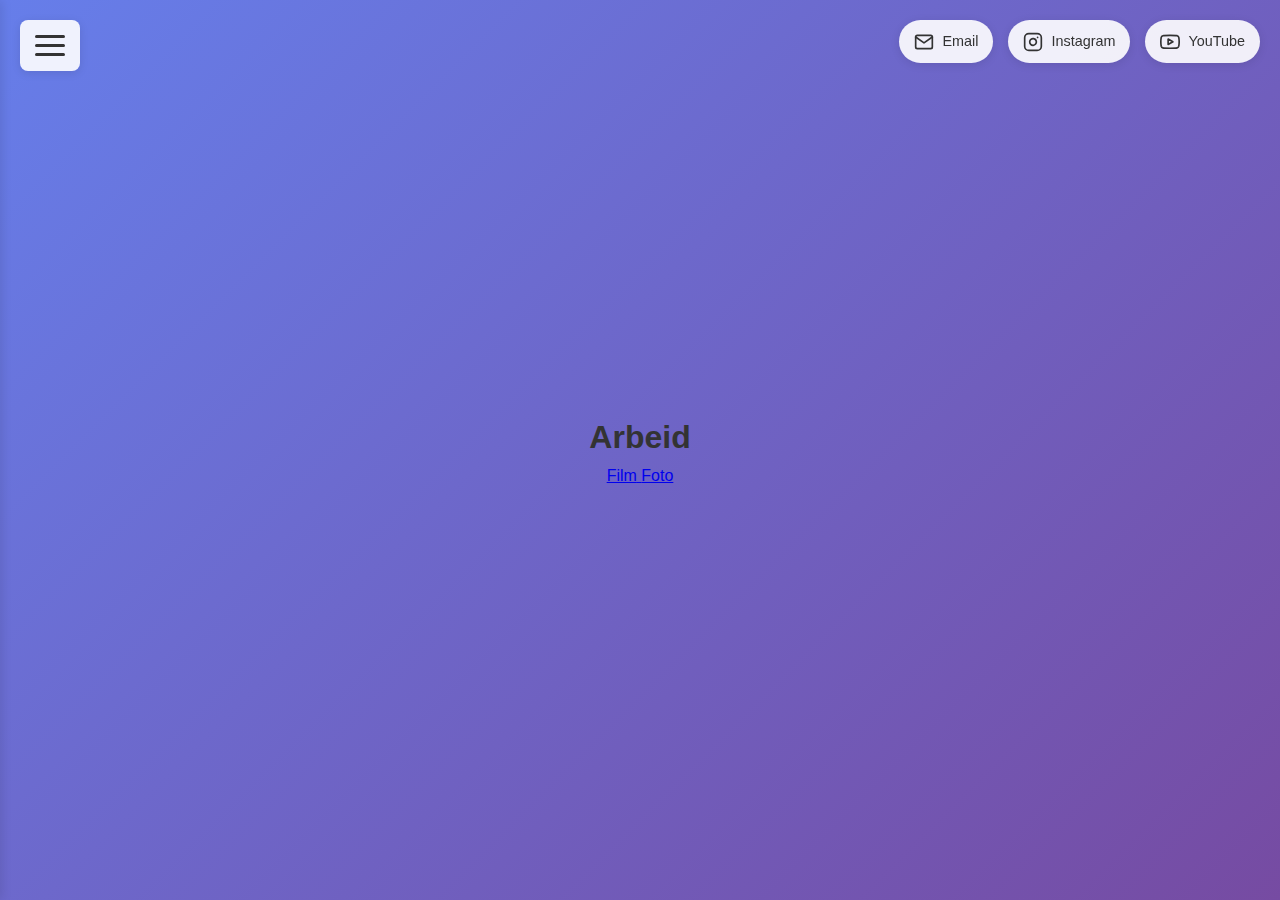
<file: index.html>
<!DOCTYPE html>
<html lang="no">
<head>
    <meta charset="UTF-8">
    <meta name="viewport" content="width=device-width, initial-scale=1.0">
    <title>ShotByEdvin | Konsert, Portrett, Event & Reklamefotograf i Oslo</title>
    <meta name="description" content="Edvin Fjørtoft Pettersen er en erfaren fotograf basert i Oslo, Norge, med spesialisering i reklame, konsertfotografering og kunstnerbranding.">
    <link rel="preconnect" href="https://fonts.googleapis.com">
    <link rel="preconnect" href="https://fonts.gstatic.com" crossorigin>
    <link href="https://fonts.googleapis.com/css2?family=Poppins:wght@300;400;500;700&display=swap" rel="stylesheet">
    <link rel="stylesheet" href="styles.css">
</head>
<body>
    <!-- Hamburger Menu -->
    <div class="hamburger-menu">
        <button class="hamburger" id="hamburger" aria-label="Toggle navigation menu">
            <span></span>
            <span></span>
            <span></span>
        </button>
    </div>

    <!-- Navigation Menu -->
    <nav class="nav-menu" id="navMenu">
        <ul>
            <li><a href="projects.html">Prosjekter</a></li>
            <li><a href="about.html">Om meg</a></li>
        </ul>
    </nav>

    <!-- Social Media Links -->
    <div class="social-links">
        <a href="mailto:edvin2303@gmail.com" class="social-link" aria-label="Email">
            <svg xmlns="http://www.w3.org/2000/svg" width="24" height="24" viewBox="0 0 24 24" fill="none" stroke="currentColor" stroke-width="2" stroke-linecap="round" stroke-linejoin="round">
                <path d="M4 4h16c1.1 0 2 .9 2 2v12c0 1.1-.9 2-2 2H4c-1.1 0-2-.9-2-2V6c0-1.1.9-2 2-2z"></path>
                <polyline points="22,6 12,13 2,6"></polyline>
            </svg>
            Email
        </a>
        <a href="https://www.instagram.com/shotbyedvin/" target="_blank" rel="noopener" class="social-link" aria-label="Instagram">
            <svg xmlns="http://www.w3.org/2000/svg" width="24" height="24" viewBox="0 0 24 24" fill="none" stroke="currentColor" stroke-width="2" stroke-linecap="round" stroke-linejoin="round">
                <rect x="2" y="2" width="20" height="20" rx="5" ry="5"></rect>
                <path d="M16 11.37A4 4 0 1 1 12.63 8 4 4 0 0 1 16 11.37z"></path>
                <line x1="17.5" y1="6.5" x2="17.51" y2="6.5"></line>
            </svg>
            Instagram
        </a>
        <a href="https://www.youtube.com/channel/UCLRyDGH8UnAt04OgeOhROgA" target="_blank" rel="noopener" class="social-link" aria-label="YouTube">
            <svg xmlns="http://www.w3.org/2000/svg" width="24" height="24" viewBox="0 0 24 24" fill="none" stroke="currentColor" stroke-width="2" stroke-linecap="round" stroke-linejoin="round">
                <path d="M22.54 6.42a2.78 2.78 0 0 0-1.94-2C18.88 4 12 4 12 4s-6.88 0-8.6.46a2.78 2.78 0 0 0-1.94 2A29 29 0 0 0 1 11.75a29 29 0 0 0 .46 5.33A2.78 2.78 0 0 0 3.4 19c1.72.46 8.6.46 8.6.46s6.88 0 8.6-.46a2.78 2.78 0 0 0 1.94-2 29 29 0 0 0 .46-5.25 29 29 0 0 0-.46-5.33z"></path>
                <polygon points="9.75 15.02 15.5 11.75 9.75 8.48 9.75 15.02"></polygon>
            </svg>
            YouTube
        </a>
    </div>

    <!-- Main Content -->
    <main class="hero">
        <div class="portfolio-hover">
            <h1 class="portfolio-title">Arbeid</h1>
            <div class="portfolio-items">
                <a href="projects.html?category=film" class="portfolio-item">
                    <span>Film</span>
                </a>
                <a href="projects.html?category=foto" class="portfolio-item">
                    <span>Foto</span>
                </a>
            </div>
        </div>
    </main>

    <script src="script.js"></script>
</body>
</html>
</file>
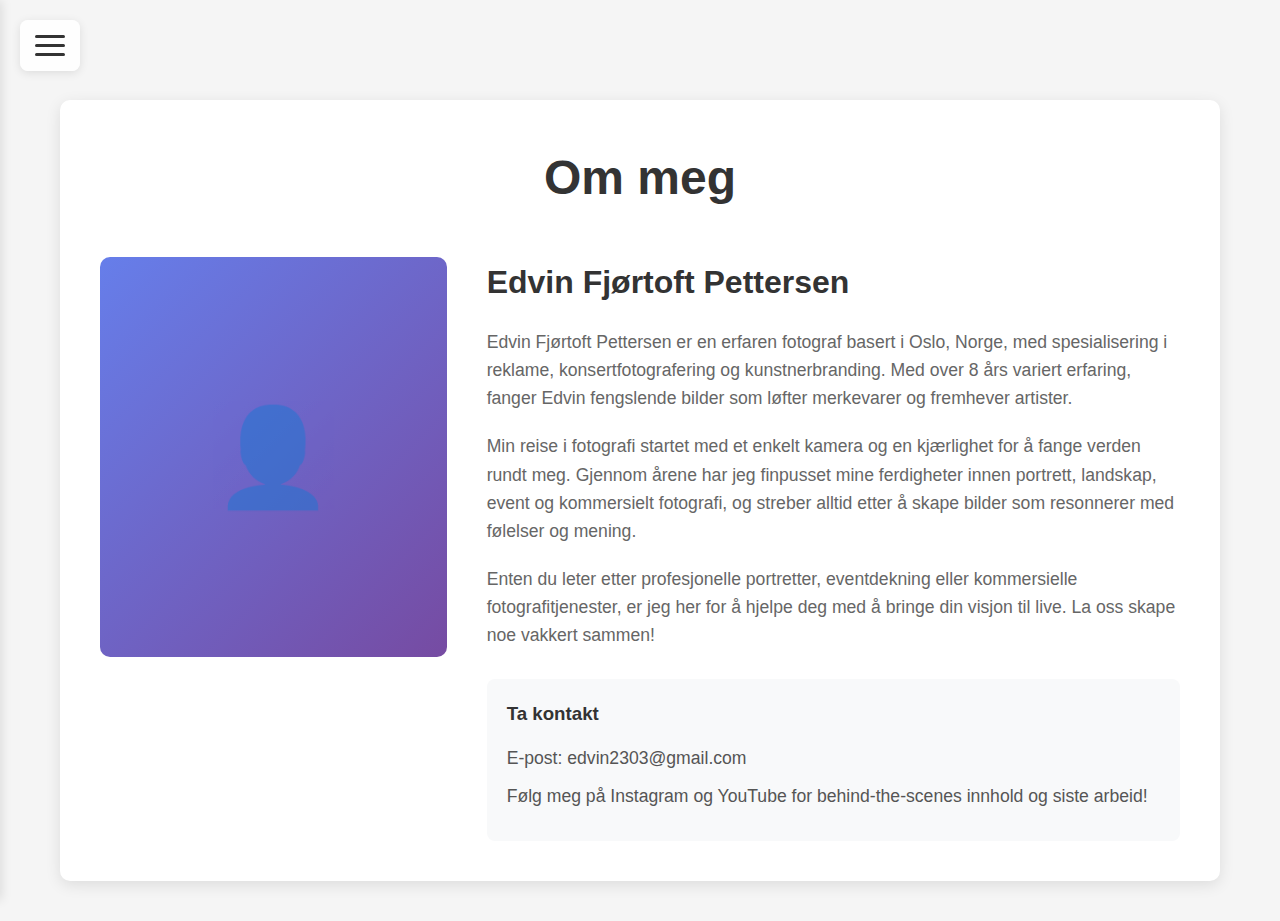
<file: about.html>
<!DOCTYPE html>
<html lang="no">
<head>
    <meta charset="UTF-8">
    <meta name="viewport" content="width=device-width, initial-scale=1.0">
    <title>Om meg - ShotByEdvin</title>
    <link rel="preconnect" href="https://fonts.googleapis.com">
    <link rel="preconnect" href="https://fonts.gstatic.com" crossorigin>
    <link href="https://fonts.googleapis.com/css2?family=Poppins:wght@300;400;500;700&display=swap" rel="stylesheet">
    <link rel="stylesheet" href="styles.css">
</head>
<body>
    <!-- Hamburger Menu -->
    <div class="hamburger-menu">
        <button class="hamburger" id="hamburger" aria-label="Toggle navigation menu">
            <span></span>
            <span></span>
            <span></span>
        </button>
    </div>

    <!-- Navigation Menu -->
    <nav class="nav-menu" id="navMenu">
        <ul>
            <li><a href="index.html">Hjem</a></li>
            <li><a href="projects.html">Prosjekter</a></li>
        </ul>
    </nav>

    <!-- Main Content -->
    <main class="page-content">
        <div class="about-container">
            <h1>Om meg</h1>
            <div class="about-content">
                <!-- Profile Image Placeholder - Replace with your actual photo -->
                <div class="about-image">
                    <!-- Uncomment and update the img tag below with your profile photo -->
                    <!-- <img src="images/about/profile-edvin.jpg" alt="Edvin Fjørtoft Pettersen - Fotograf"> -->
                </div>
                <div class="about-text">
                    <h2>Edvin Fjørtoft Pettersen</h2>
                    <p>
                        Edvin Fjørtoft Pettersen er en erfaren fotograf basert i Oslo, Norge, 
                        med spesialisering i reklame, konsertfotografering og kunstnerbranding. 
                        Med over 8 års variert erfaring, fanger Edvin fengslende bilder som løfter 
                        merkevarer og fremhever artister.
                    </p>
                    <p>
                        Min reise i fotografi startet med et enkelt kamera og en kjærlighet for å 
                        fange verden rundt meg. Gjennom årene har jeg finpusset mine ferdigheter 
                        innen portrett, landskap, event og kommersielt fotografi, og streber alltid 
                        etter å skape bilder som resonnerer med følelser og mening.
                    </p>
                    <p>
                        Enten du leter etter profesjonelle portretter, eventdekning eller 
                        kommersielle fotografitjenester, er jeg her for å hjelpe deg med å bringe 
                        din visjon til live. La oss skape noe vakkert sammen!
                    </p>
                    <div class="contact-info">
                        <h3>Ta kontakt</h3>
                        <p>E-post: edvin2303@gmail.com</p>
                        <p>Følg meg på Instagram og YouTube for behind-the-scenes innhold og siste arbeid!</p>
                    </div>
                </div>
            </div>
        </div>
    </main>

    <script src="script.js"></script>
</body>
</html>
</file>
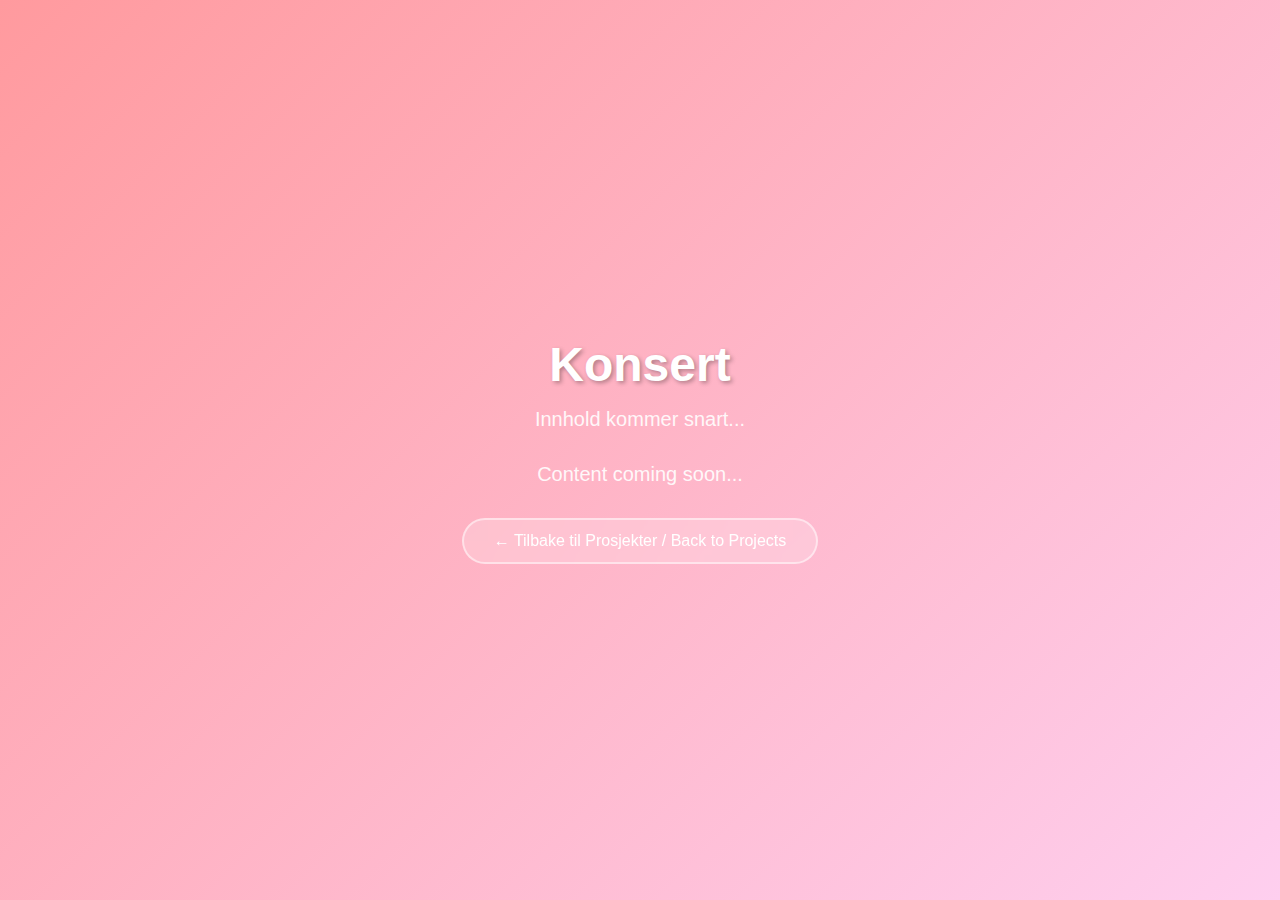
<file: konsert.html>
<!DOCTYPE html>
<html lang="no">
<head>
    <meta charset="UTF-8">
    <meta name="viewport" content="width=device-width, initial-scale=1.0">
    <title>Konsert - ShotByEdvin</title>
    <style>
        * {
            margin: 0;
            padding: 0;
            box-sizing: border-box;
        }
        
        body {
            font-family: 'Poppins', -apple-system, BlinkMacSystemFont, 'Segoe UI', Roboto, Oxygen, Ubuntu, Cantarell, sans-serif;
            background: linear-gradient(135deg, #ff9a9e 0%, #fecfef 100%);
            min-height: 100vh;
            display: flex;
            flex-direction: column;
            justify-content: center;
            align-items: center;
            color: #ffffff;
            padding: 20px;
        }
        
        .container {
            text-align: center;
            max-width: 600px;
            animation: fadeIn 1s ease-in;
        }
        
        @keyframes fadeIn {
            from {
                opacity: 0;
                transform: translateY(20px);
            }
            to {
                opacity: 1;
                transform: translateY(0);
            }
        }
        
        h1 {
            font-size: 3rem;
            font-weight: 700;
            margin-bottom: 1rem;
            text-shadow: 2px 2px 4px rgba(0,0,0,0.3);
        }
        
        p {
            font-size: 1.25rem;
            margin-bottom: 2rem;
            opacity: 0.9;
        }
        
        .back-link {
            display: inline-block;
            padding: 12px 30px;
            background: rgba(255, 255, 255, 0.2);
            border: 2px solid rgba(255, 255, 255, 0.5);
            border-radius: 50px;
            color: #ffffff;
            text-decoration: none;
            font-weight: 500;
            transition: all 0.3s ease;
            backdrop-filter: blur(10px);
        }
        
        .back-link:hover {
            background: rgba(255, 255, 255, 0.3);
            border-color: rgba(255, 255, 255, 0.8);
            transform: translateY(-2px);
            box-shadow: 0 10px 20px rgba(0,0,0,0.2);
        }
        
        @media (max-width: 768px) {
            h1 {
                font-size: 2rem;
            }
            
            p {
                font-size: 1rem;
            }
        }
    </style>
</head>
<body>
    <div class="container">
        <h1>Konsert</h1>
        <p>Innhold kommer snart...</p>
        <p>Content coming soon...</p>
        <a href="/edvinTrialWebsite/prosjekter.html" class="back-link">← Tilbake til Prosjekter / Back to Projects</a>
    </div>
</body>
</html>
</file>
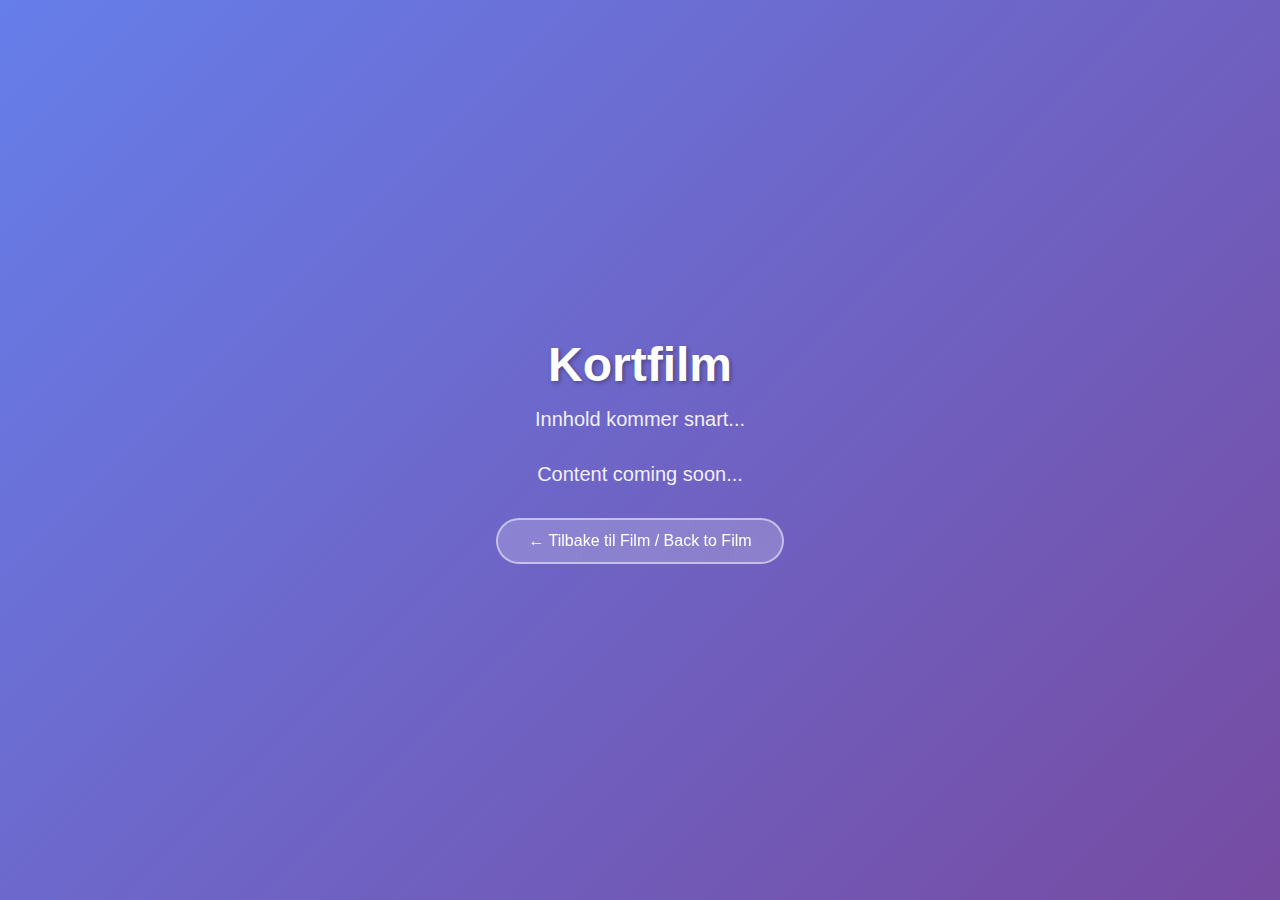
<file: kortfilm.html>
<!DOCTYPE html>
<html lang="no">
<head>
    <meta charset="UTF-8">
    <meta name="viewport" content="width=device-width, initial-scale=1.0">
    <title>Kortfilm - ShotByEdvin</title>
    <style>
        * {
            margin: 0;
            padding: 0;
            box-sizing: border-box;
        }
        
        body {
            font-family: 'Poppins', -apple-system, BlinkMacSystemFont, 'Segoe UI', Roboto, Oxygen, Ubuntu, Cantarell, sans-serif;
            background: linear-gradient(135deg, #667eea 0%, #764ba2 100%);
            min-height: 100vh;
            display: flex;
            flex-direction: column;
            justify-content: center;
            align-items: center;
            color: #ffffff;
            padding: 20px;
        }
        
        .container {
            text-align: center;
            max-width: 600px;
            animation: fadeIn 1s ease-in;
        }
        
        @keyframes fadeIn {
            from {
                opacity: 0;
                transform: translateY(20px);
            }
            to {
                opacity: 1;
                transform: translateY(0);
            }
        }
        
        h1 {
            font-size: 3rem;
            font-weight: 700;
            margin-bottom: 1rem;
            text-shadow: 2px 2px 4px rgba(0,0,0,0.3);
        }
        
        p {
            font-size: 1.25rem;
            margin-bottom: 2rem;
            opacity: 0.9;
        }
        
        .back-link {
            display: inline-block;
            padding: 12px 30px;
            background: rgba(255, 255, 255, 0.2);
            border: 2px solid rgba(255, 255, 255, 0.5);
            border-radius: 50px;
            color: #ffffff;
            text-decoration: none;
            font-weight: 500;
            transition: all 0.3s ease;
            backdrop-filter: blur(10px);
        }
        
        .back-link:hover {
            background: rgba(255, 255, 255, 0.3);
            border-color: rgba(255, 255, 255, 0.8);
            transform: translateY(-2px);
            box-shadow: 0 10px 20px rgba(0,0,0,0.2);
        }
        
        @media (max-width: 768px) {
            h1 {
                font-size: 2rem;
            }
            
            p {
                font-size: 1rem;
            }
        }
    </style>
</head>
<body>
    <div class="container">
        <h1>Kortfilm</h1>
        <p>Innhold kommer snart...</p>
        <p>Content coming soon...</p>
        <a href="film.html" class="back-link">← Tilbake til Film / Back to Film</a>
    </div>
</body>
</html>
</file>
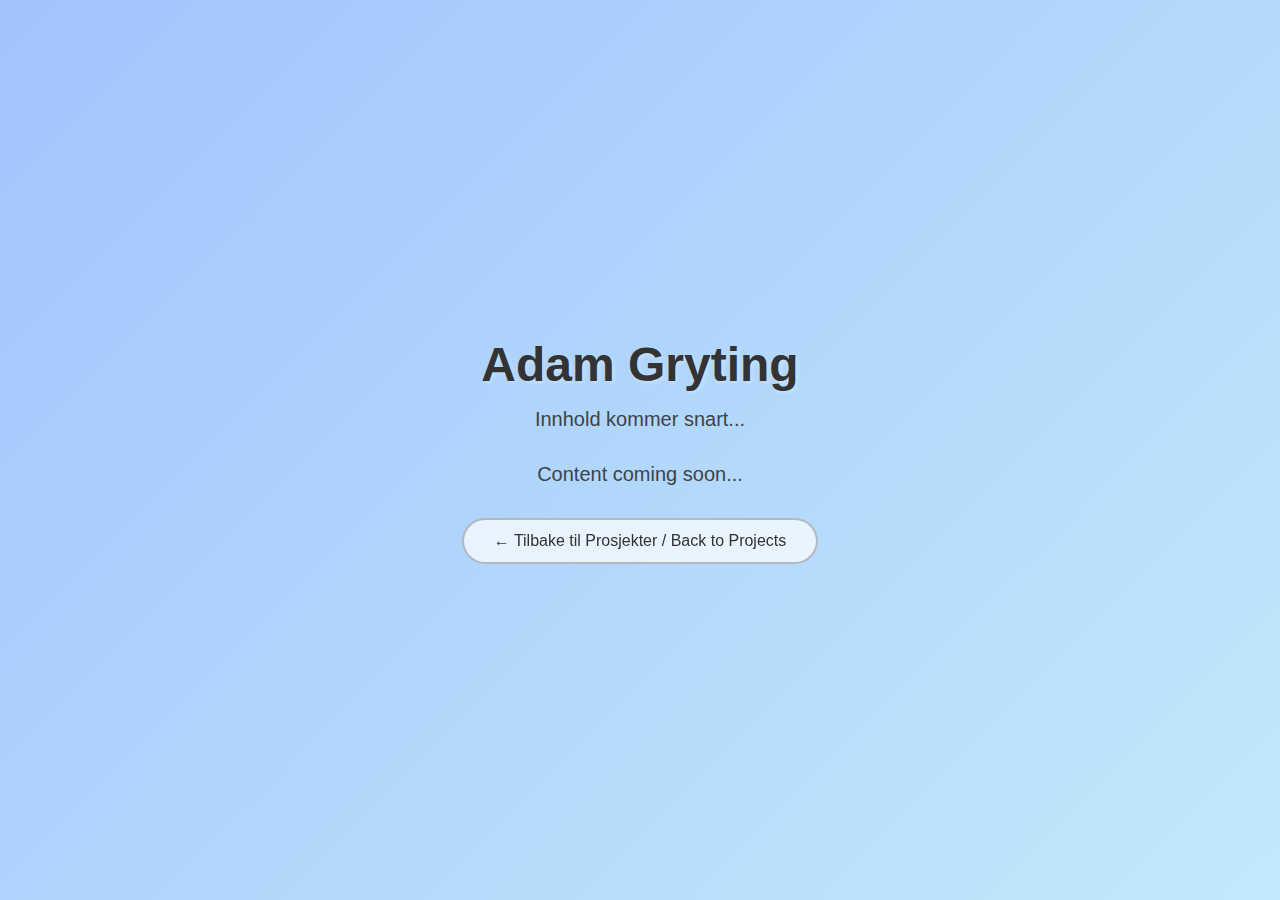
<file: lillecaesarpark.html>
<!DOCTYPE html>
<html lang="no">
<head>
    <meta charset="UTF-8">
    <meta name="viewport" content="width=device-width, initial-scale=1.0">
    <title>Adam Gryting - ShotByEdvin</title>
    <style>
        * {
            margin: 0;
            padding: 0;
            box-sizing: border-box;
        }
        
        body {
            font-family: 'Poppins', -apple-system, BlinkMacSystemFont, 'Segoe UI', Roboto, Oxygen, Ubuntu, Cantarell, sans-serif;
            background: linear-gradient(135deg, #a1c4fd 0%, #c2e9fb 100%);
            min-height: 100vh;
            display: flex;
            flex-direction: column;
            justify-content: center;
            align-items: center;
            color: #333333;
            padding: 20px;
        }
        
        .container {
            text-align: center;
            max-width: 600px;
            animation: fadeIn 1s ease-in;
        }
        
        @keyframes fadeIn {
            from {
                opacity: 0;
                transform: translateY(20px);
            }
            to {
                opacity: 1;
                transform: translateY(0);
            }
        }
        
        h1 {
            font-size: 3rem;
            font-weight: 700;
            margin-bottom: 1rem;
            text-shadow: 2px 2px 4px rgba(255,255,255,0.3);
        }
        
        p {
            font-size: 1.25rem;
            margin-bottom: 2rem;
            opacity: 0.9;
        }
        
        .back-link {
            display: inline-block;
            padding: 12px 30px;
            background: rgba(255, 255, 255, 0.7);
            border: 2px solid rgba(51, 51, 51, 0.3);
            border-radius: 50px;
            color: #333333;
            text-decoration: none;
            font-weight: 500;
            transition: all 0.3s ease;
            backdrop-filter: blur(10px);
        }
        
        .back-link:hover {
            background: rgba(255, 255, 255, 0.9);
            border-color: rgba(51, 51, 51, 0.5);
            transform: translateY(-2px);
            box-shadow: 0 10px 20px rgba(0,0,0,0.1);
        }
        
        @media (max-width: 768px) {
            h1 {
                font-size: 2rem;
            }
            
            p {
                font-size: 1rem;
            }
        }
    </style>
</head>
<body>
    <div class="container">
        <h1>Adam Gryting</h1>
        <p>Innhold kommer snart...</p>
        <p>Content coming soon...</p>
        <a href="edvinTrialWebsite/prosjekter.html" class="back-link">← Tilbake til Prosjekter / Back to Projects</a>
    </div>
</body>
</html>
</file>
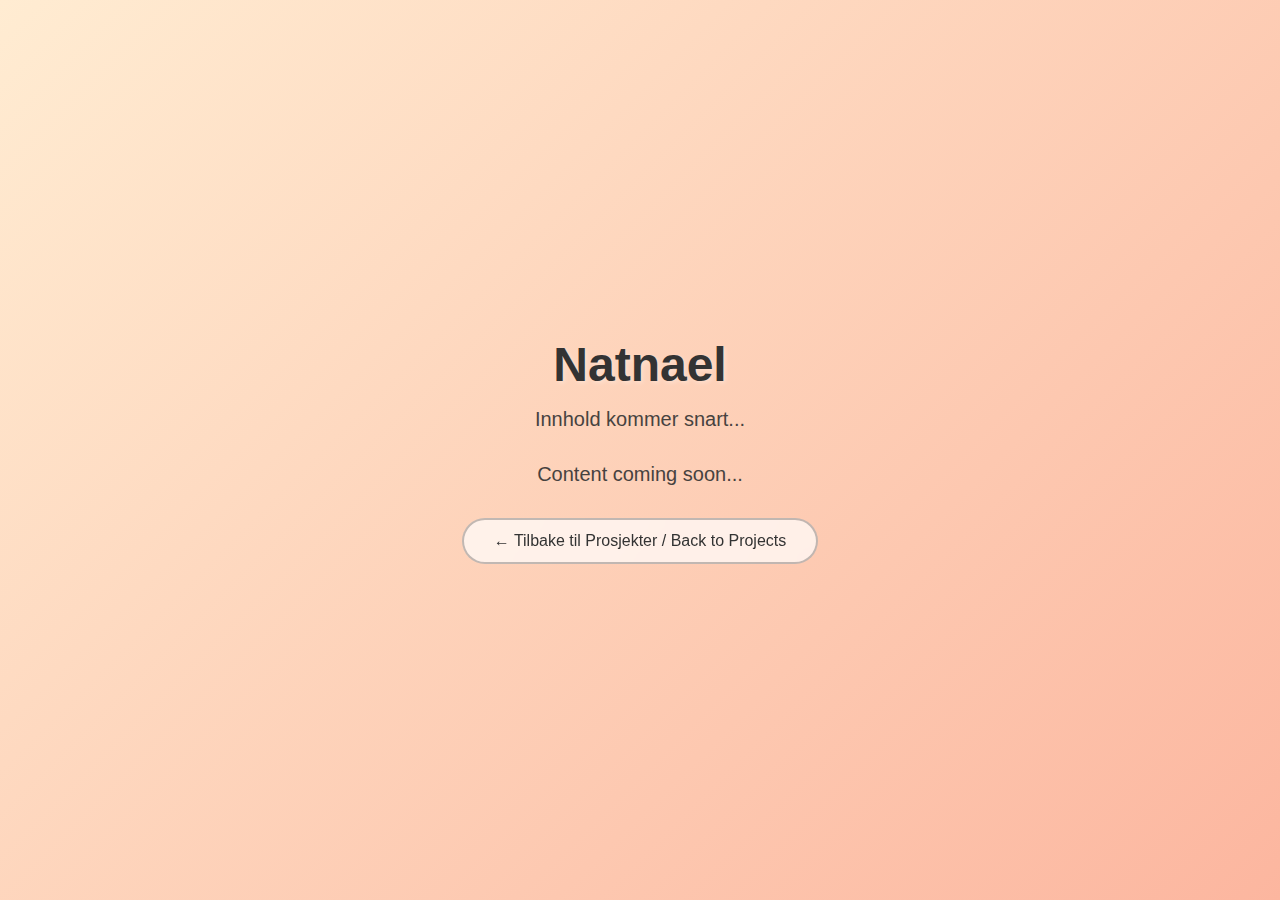
<file: natnaelpark.html>
<!DOCTYPE html>
<html lang="no">
<head>
    <meta charset="UTF-8">
    <meta name="viewport" content="width=device-width, initial-scale=1.0">
    <title>Natnael - ShotByEdvin</title>
    <style>
        * {
            margin: 0;
            padding: 0;
            box-sizing: border-box;
        }
        
        body {
            font-family: 'Poppins', -apple-system, BlinkMacSystemFont, 'Segoe UI', Roboto, Oxygen, Ubuntu, Cantarell, sans-serif;
            background: linear-gradient(135deg, #ffecd2 0%, #fcb69f 100%);
            min-height: 100vh;
            display: flex;
            flex-direction: column;
            justify-content: center;
            align-items: center;
            color: #333333;
            padding: 20px;
        }
        
        .container {
            text-align: center;
            max-width: 600px;
            animation: fadeIn 1s ease-in;
        }
        
        @keyframes fadeIn {
            from {
                opacity: 0;
                transform: translateY(20px);
            }
            to {
                opacity: 1;
                transform: translateY(0);
            }
        }
        
        h1 {
            font-size: 3rem;
            font-weight: 700;
            margin-bottom: 1rem;
            text-shadow: 2px 2px 4px rgba(255,255,255,0.3);
        }
        
        p {
            font-size: 1.25rem;
            margin-bottom: 2rem;
            opacity: 0.9;
        }
        
        .back-link {
            display: inline-block;
            padding: 12px 30px;
            background: rgba(255, 255, 255, 0.7);
            border: 2px solid rgba(51, 51, 51, 0.3);
            border-radius: 50px;
            color: #333333;
            text-decoration: none;
            font-weight: 500;
            transition: all 0.3s ease;
            backdrop-filter: blur(10px);
        }
        
        .back-link:hover {
            background: rgba(255, 255, 255, 0.9);
            border-color: rgba(51, 51, 51, 0.5);
            transform: translateY(-2px);
            box-shadow: 0 10px 20px rgba(0,0,0,0.1);
        }
        
        @media (max-width: 768px) {
            h1 {
                font-size: 2rem;
            }
            
            p {
                font-size: 1rem;
            }
        }
    </style>
</head>
<body>
    <div class="container">
        <h1>Natnael</h1>
        <p>Innhold kommer snart...</p>
        <p>Content coming soon...</p>
        <a href="prosjekter.html" class="back-link">← Tilbake til Prosjekter / Back to Projects</a>
    </div>
</body>
</html>
</file>
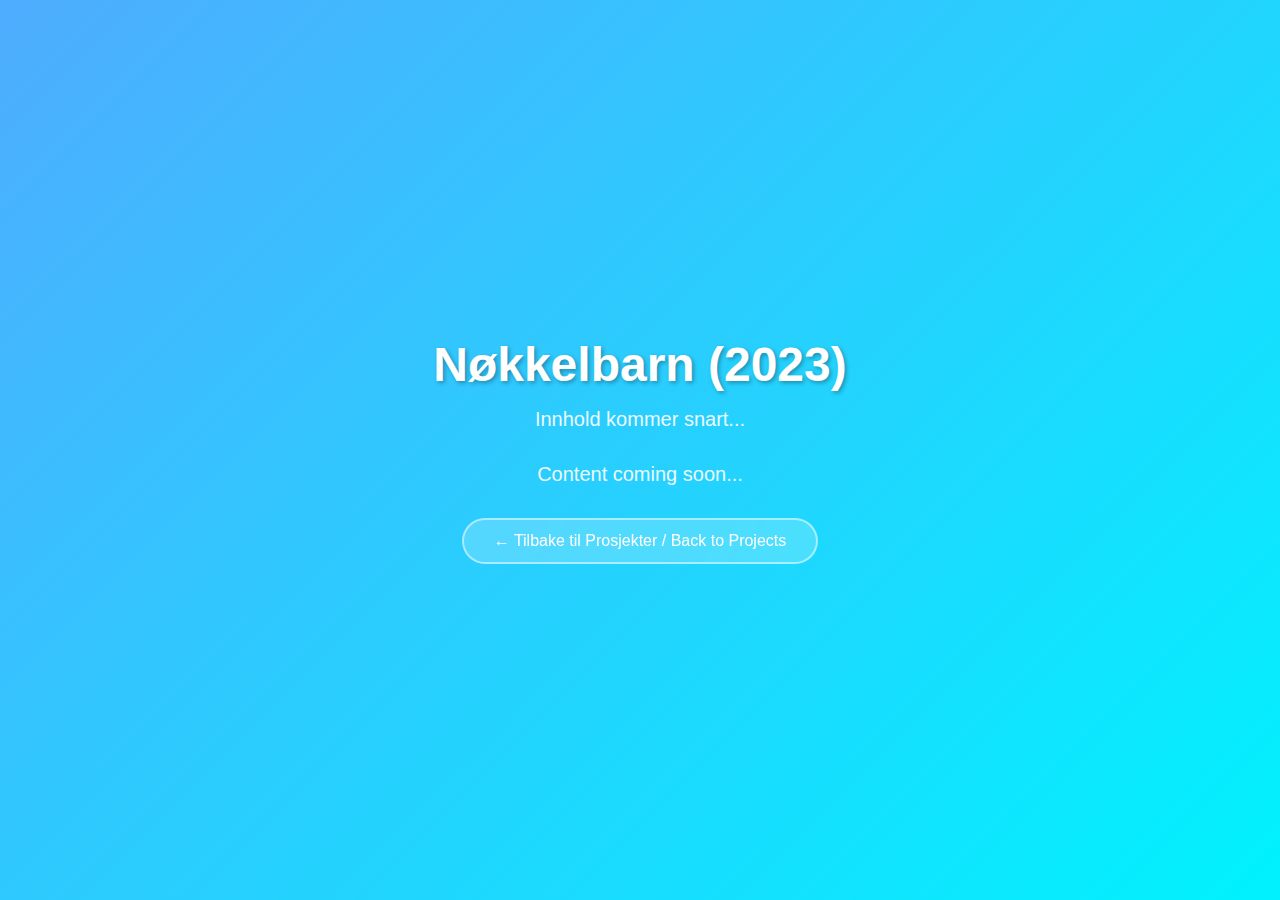
<file: nokkelbarn.html>
<!DOCTYPE html>
<html lang="no">
<head>
    <meta charset="UTF-8">
    <meta name="viewport" content="width=device-width, initial-scale=1.0">
    <title>Nøkkelbarn (2023) - ShotByEdvin</title>
    <style>
        * {
            margin: 0;
            padding: 0;
            box-sizing: border-box;
        }
        
        body {
            font-family: 'Poppins', -apple-system, BlinkMacSystemFont, 'Segoe UI', Roboto, Oxygen, Ubuntu, Cantarell, sans-serif;
            background: linear-gradient(135deg, #4facfe 0%, #00f2fe 100%);
            min-height: 100vh;
            display: flex;
            flex-direction: column;
            justify-content: center;
            align-items: center;
            color: #ffffff;
            padding: 20px;
        }
        
        .container {
            text-align: center;
            max-width: 600px;
            animation: fadeIn 1s ease-in;
        }
        
        @keyframes fadeIn {
            from {
                opacity: 0;
                transform: translateY(20px);
            }
            to {
                opacity: 1;
                transform: translateY(0);
            }
        }
        
        h1 {
            font-size: 3rem;
            font-weight: 700;
            margin-bottom: 1rem;
            text-shadow: 2px 2px 4px rgba(0,0,0,0.3);
        }
        
        p {
            font-size: 1.25rem;
            margin-bottom: 2rem;
            opacity: 0.9;
        }
        
        .back-link {
            display: inline-block;
            padding: 12px 30px;
            background: rgba(255, 255, 255, 0.2);
            border: 2px solid rgba(255, 255, 255, 0.5);
            border-radius: 50px;
            color: #ffffff;
            text-decoration: none;
            font-weight: 500;
            transition: all 0.3s ease;
            backdrop-filter: blur(10px);
        }
        
        .back-link:hover {
            background: rgba(255, 255, 255, 0.3);
            border-color: rgba(255, 255, 255, 0.8);
            transform: translateY(-2px);
            box-shadow: 0 10px 20px rgba(0,0,0,0.2);
        }
        
        @media (max-width: 768px) {
            h1 {
                font-size: 2rem;
            }
            
            p {
                font-size: 1rem;
            }
        }
    </style>
</head>
<body>
    <div class="container">
        <h1>Nøkkelbarn (2023)</h1>
        <p>Innhold kommer snart...</p>
        <p>Content coming soon...</p>
        <a href="prosjekter.html" class="back-link">← Tilbake til Prosjekter / Back to Projects</a>
    </div>
</body>
</html>
</file>
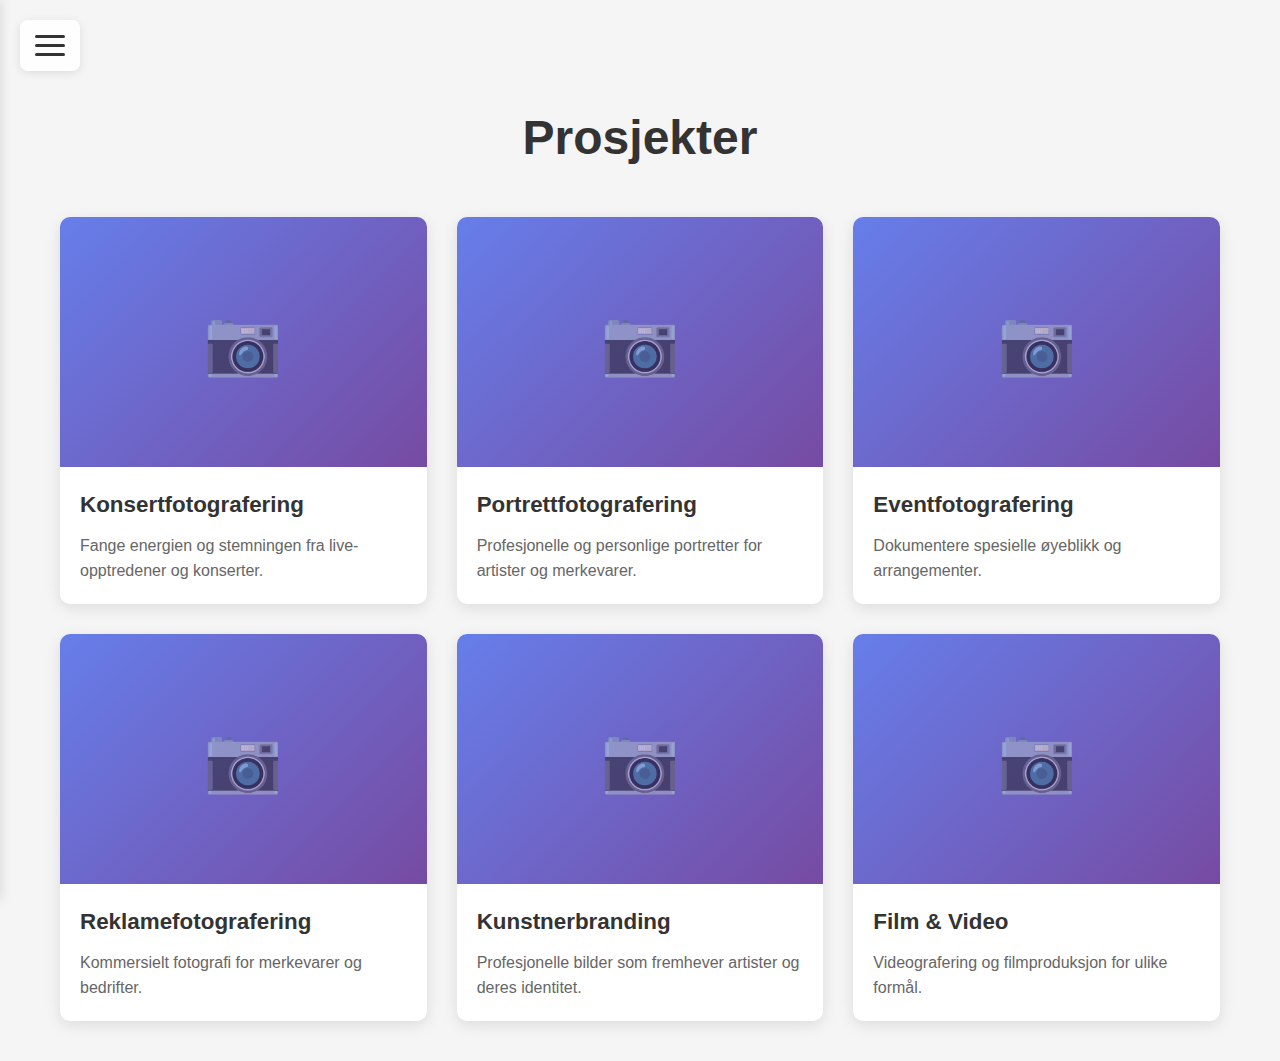
<file: projects.html>
<!DOCTYPE html>
<html lang="no">
<head>
    <meta charset="UTF-8">
    <meta name="viewport" content="width=device-width, initial-scale=1.0">
    <title>Prosjekter - ShotByEdvin</title>
    <link rel="preconnect" href="https://fonts.googleapis.com">
    <link rel="preconnect" href="https://fonts.gstatic.com" crossorigin>
    <link href="https://fonts.googleapis.com/css2?family=Poppins:wght@300;400;500;700&display=swap" rel="stylesheet">
    <link rel="stylesheet" href="styles.css">
</head>
<body>
    <!-- Hamburger Menu -->
    <div class="hamburger-menu">
        <button class="hamburger" id="hamburger" aria-label="Toggle navigation menu">
            <span></span>
            <span></span>
            <span></span>
        </button>
    </div>

    <!-- Navigation Menu -->
    <nav class="nav-menu" id="navMenu">
        <ul>
            <li><a href="edvinTrialWebsite/index.html">Hjem</a></li>
            <li><a href="edvinTrialWebsite/about.html">Om meg</a></li>
        </ul>
    </nav>

    <!-- Main Content -->
    <main class="page-content">
        <h1>Prosjekter</h1>
        <div class="projects-grid">
            <!-- Concert Photography -->
            <div class="project-card">
                <div class="project-image">
                    <!-- Uncomment to add your concert photography image -->
                    <!-- <img src="images/portfolio/konsert-1.jpg" alt="Konsertfotografering"> -->
                </div>
                <h3>Konsertfotografering</h3>
                <p>Fange energien og stemningen fra live-opptredener og konserter.</p>
            </div>
            
            <!-- Portrait Photography -->
            <div class="project-card">
                <div class="project-image">
                    <!-- Uncomment to add your portrait photography image -->
                    <!-- <img src="images/portfolio/portrett-1.jpg" alt="Portrettfotografering"> -->
                </div>
                <h3>Portrettfotografering</h3>
                <p>Profesjonelle og personlige portretter for artister og merkevarer.</p>
            </div>
            
            <!-- Event Photography -->
            <div class="project-card">
                <div class="project-image">
                    <!-- Uncomment to add your event photography image -->
                    <!-- <img src="images/portfolio/event-1.jpg" alt="Eventfotografering"> -->
                </div>
                <h3>Eventfotografering</h3>
                <p>Dokumentere spesielle øyeblikk og arrangementer.</p>
            </div>
            
            <!-- Advertising Photography -->
            <div class="project-card">
                <div class="project-image">
                    <!-- Uncomment to add your advertising photography image -->
                    <!-- <img src="images/portfolio/reklame-1.jpg" alt="Reklamefotografering"> -->
                </div>
                <h3>Reklamefotografering</h3>
                <p>Kommersielt fotografi for merkevarer og bedrifter.</p>
            </div>
            
            <!-- Artist Branding -->
            <div class="project-card">
                <div class="project-image">
                    <!-- Uncomment to add your artist branding image -->
                    <!-- <img src="images/portfolio/kunstner-1.jpg" alt="Kunstnerbranding"> -->
                </div>
                <h3>Kunstnerbranding</h3>
                <p>Profesjonelle bilder som fremhever artister og deres identitet.</p>
            </div>
            
            <!-- Film & Video -->
            <div class="project-card">
                <div class="project-image">
                    <!-- Uncomment to add your film & video image -->
                    <!-- <img src="images/portfolio/film-1.jpg" alt="Film & Video"> -->
                </div>
                <h3>Film & Video</h3>
                <p>Videografering og filmproduksjon for ulike formål.</p>
            </div>
        </div>
    </main>

    <script src="script.js"></script>
</body>
</html>
</file>
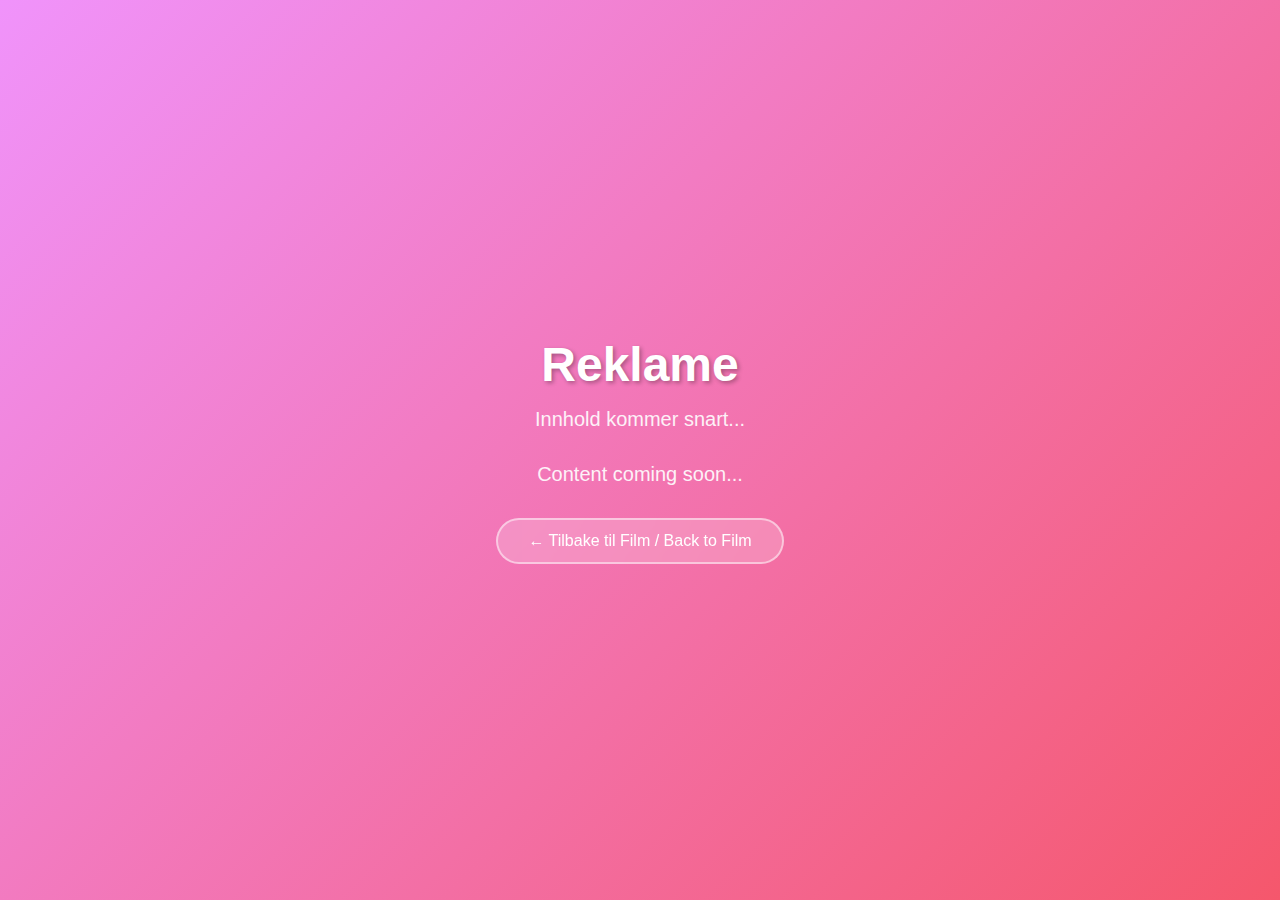
<file: reklame.html>
<!DOCTYPE html>
<html lang="no">
<head>
    <meta charset="UTF-8">
    <meta name="viewport" content="width=device-width, initial-scale=1.0">
    <title>Reklame - ShotByEdvin</title>
    <style>
        * {
            margin: 0;
            padding: 0;
            box-sizing: border-box;
        }
        
        body {
            font-family: 'Poppins', -apple-system, BlinkMacSystemFont, 'Segoe UI', Roboto, Oxygen, Ubuntu, Cantarell, sans-serif;
            background: linear-gradient(135deg, #f093fb 0%, #f5576c 100%);
            min-height: 100vh;
            display: flex;
            flex-direction: column;
            justify-content: center;
            align-items: center;
            color: #ffffff;
            padding: 20px;
        }
        
        .container {
            text-align: center;
            max-width: 600px;
            animation: fadeIn 1s ease-in;
        }
        
        @keyframes fadeIn {
            from {
                opacity: 0;
                transform: translateY(20px);
            }
            to {
                opacity: 1;
                transform: translateY(0);
            }
        }
        
        h1 {
            font-size: 3rem;
            font-weight: 700;
            margin-bottom: 1rem;
            text-shadow: 2px 2px 4px rgba(0,0,0,0.3);
        }
        
        p {
            font-size: 1.25rem;
            margin-bottom: 2rem;
            opacity: 0.9;
        }
        
        .back-link {
            display: inline-block;
            padding: 12px 30px;
            background: rgba(255, 255, 255, 0.2);
            border: 2px solid rgba(255, 255, 255, 0.5);
            border-radius: 50px;
            color: #ffffff;
            text-decoration: none;
            font-weight: 500;
            transition: all 0.3s ease;
            backdrop-filter: blur(10px);
        }
        
        .back-link:hover {
            background: rgba(255, 255, 255, 0.3);
            border-color: rgba(255, 255, 255, 0.8);
            transform: translateY(-2px);
            box-shadow: 0 10px 20px rgba(0,0,0,0.2);
        }
        
        @media (max-width: 768px) {
            h1 {
                font-size: 2rem;
            }
            
            p {
                font-size: 1rem;
            }
        }
    </style>
</head>
<body>
    <div class="container">
        <h1>Reklame</h1>
        <p>Innhold kommer snart...</p>
        <p>Content coming soon...</p>
        <a href="edvinTrialWebsite/film.html" class="back-link">← Tilbake til Film / Back to Film</a>
    </div>
</body>
</html>
</file>
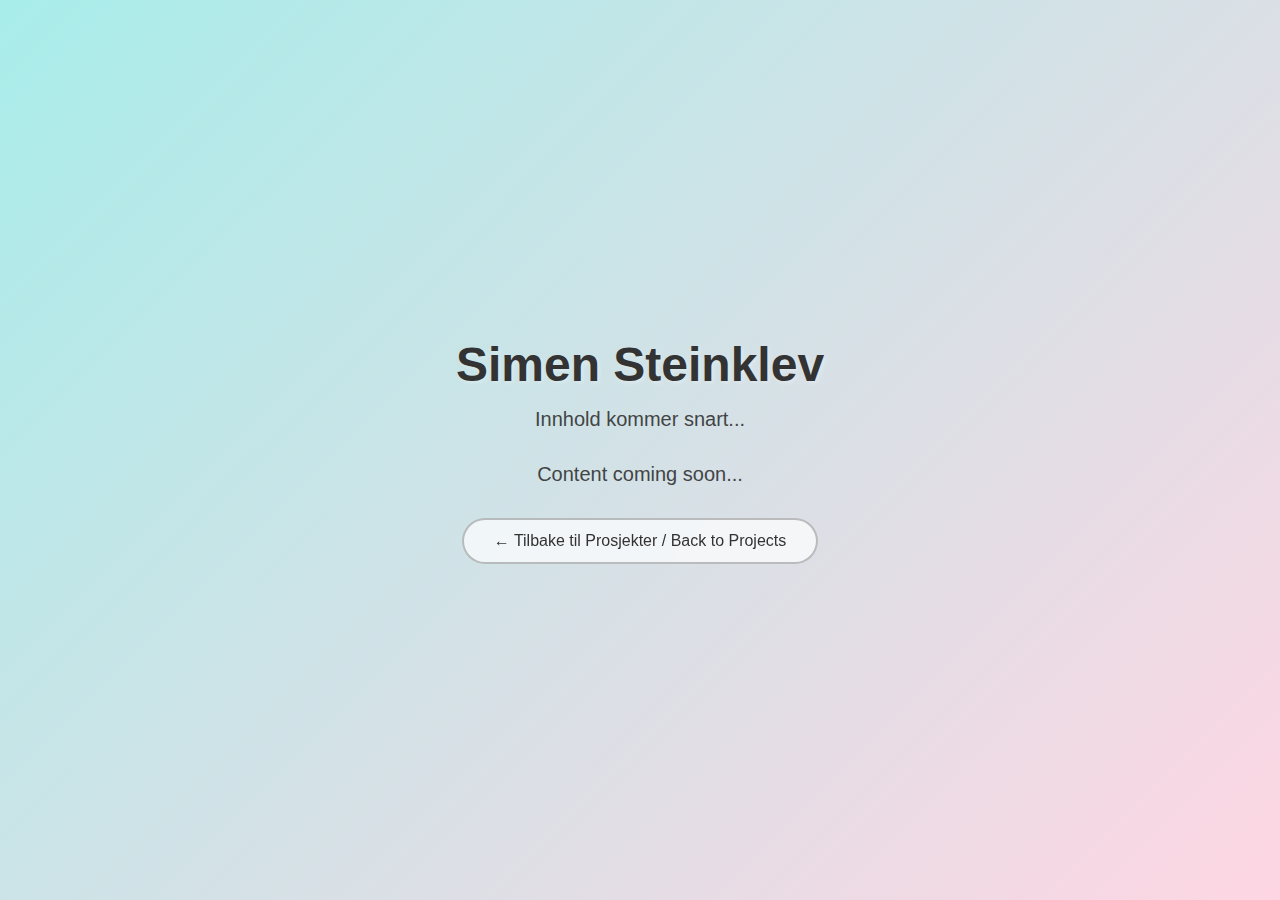
<file: simensteinklevparkteatret.html>
<!DOCTYPE html>
<html lang="no">
<head>
    <meta charset="UTF-8">
    <meta name="viewport" content="width=device-width, initial-scale=1.0">
    <title>Simen Steinklev - ShotByEdvin</title>
    <style>
        * {
            margin: 0;
            padding: 0;
            box-sizing: border-box;
        }
        
        body {
            font-family: 'Poppins', -apple-system, BlinkMacSystemFont, 'Segoe UI', Roboto, Oxygen, Ubuntu, Cantarell, sans-serif;
            background: linear-gradient(135deg, #a8edea 0%, #fed6e3 100%);
            min-height: 100vh;
            display: flex;
            flex-direction: column;
            justify-content: center;
            align-items: center;
            color: #333333;
            padding: 20px;
        }
        
        .container {
            text-align: center;
            max-width: 600px;
            animation: fadeIn 1s ease-in;
        }
        
        @keyframes fadeIn {
            from {
                opacity: 0;
                transform: translateY(20px);
            }
            to {
                opacity: 1;
                transform: translateY(0);
            }
        }
        
        h1 {
            font-size: 3rem;
            font-weight: 700;
            margin-bottom: 1rem;
            text-shadow: 2px 2px 4px rgba(255,255,255,0.3);
        }
        
        p {
            font-size: 1.25rem;
            margin-bottom: 2rem;
            opacity: 0.9;
        }
        
        .back-link {
            display: inline-block;
            padding: 12px 30px;
            background: rgba(255, 255, 255, 0.7);
            border: 2px solid rgba(51, 51, 51, 0.3);
            border-radius: 50px;
            color: #333333;
            text-decoration: none;
            font-weight: 500;
            transition: all 0.3s ease;
            backdrop-filter: blur(10px);
        }
        
        .back-link:hover {
            background: rgba(255, 255, 255, 0.9);
            border-color: rgba(51, 51, 51, 0.5);
            transform: translateY(-2px);
            box-shadow: 0 10px 20px rgba(0,0,0,0.1);
        }
        
        @media (max-width: 768px) {
            h1 {
                font-size: 2rem;
            }
            
            p {
                font-size: 1rem;
            }
        }
    </style>
</head>
<body>
    <div class="container">
        <h1>Simen Steinklev</h1>
        <p>Innhold kommer snart...</p>
        <p>Content coming soon...</p>
        <a href="edvinTrialWebsite/prosjekter.html" class="back-link">← Tilbake til Prosjekter / Back to Projects</a>
    </div>
</body>
</html>
</file>
<file: styles.css>
* {
    margin: 0;
    padding: 0;
    box-sizing: border-box;
}

body {
    font-family: 'Segoe UI', Tahoma, Geneva, Verdana, sans-serif;
    line-height: 1.6;
    color: #333;
    background-color: #f5f5f5;
}

/* Hamburger Menu */
.hamburger-menu {
    position: fixed;
    top: 20px;
    left: 20px;
    z-index: 1000;
}

.hamburger {
    background: rgba(255, 255, 255, 0.9);
    border: none;
    cursor: pointer;
    padding: 15px;
    border-radius: 8px;
    display: flex;
    flex-direction: column;
    gap: 6px;
    box-shadow: 0 2px 10px rgba(0, 0, 0, 0.1);
    transition: all 0.3s ease;
}

.hamburger:hover {
    background: white;
    box-shadow: 0 4px 15px rgba(0, 0, 0, 0.15);
}

.hamburger span {
    display: block;
    width: 30px;
    height: 3px;
    background-color: #333;
    border-radius: 3px;
    transition: all 0.3s ease;
}

.hamburger.active span:nth-child(1) {
    transform: rotate(45deg) translate(9px, 9px);
}

.hamburger.active span:nth-child(2) {
    opacity: 0;
}

.hamburger.active span:nth-child(3) {
    transform: rotate(-45deg) translate(9px, -9px);
}

/* Navigation Menu */
.nav-menu {
    position: fixed;
    top: 0;
    left: -300px;
    width: 300px;
    height: 100vh;
    background: linear-gradient(135deg, #667eea 0%, #764ba2 100%);
    padding: 100px 30px 30px;
    transition: left 0.3s ease;
    z-index: 999;
    box-shadow: 2px 0 10px rgba(0, 0, 0, 0.1);
}

.nav-menu.active {
    left: 0;
}

.nav-menu ul {
    list-style: none;
}

.nav-menu ul li {
    margin-bottom: 20px;
}

.nav-menu ul li a {
    color: white;
    text-decoration: none;
    font-size: 1.5rem;
    font-weight: 500;
    display: block;
    padding: 10px;
    border-radius: 5px;
    transition: all 0.3s ease;
}

.nav-menu ul li a:hover {
    background: rgba(255, 255, 255, 0.1);
    transform: translateX(10px);
}

/* Social Links */
.social-links {
    position: fixed;
    top: 20px;
    right: 20px;
    display: flex;
    gap: 15px;
    z-index: 100;
}

.social-link {
    display: flex;
    align-items: center;
    gap: 8px;
    padding: 10px 15px;
    background: rgba(255, 255, 255, 0.9);
    color: #333;
    text-decoration: none;
    border-radius: 25px;
    font-size: 0.9rem;
    font-weight: 500;
    box-shadow: 0 2px 10px rgba(0, 0, 0, 0.1);
    transition: all 0.3s ease;
}

.social-link:hover {
    background: white;
    box-shadow: 0 4px 15px rgba(0, 0, 0, 0.15);
    transform: translateY(-2px);
}

.social-link svg {
    width: 20px;
    height: 20px;
}

/* Hero Section */
.hero {
    display: flex;
    align-items: center;
    justify-content: center;
    min-height: 100vh;
    background: linear-gradient(135deg, #667eea 0%, #764ba2 100%);
    text-align: center;
    padding: 20px;
}

.hero-content h1 {
    color: white;
    font-size: 4rem;
    margin-bottom: 20px;
    font-weight: 700;
    text-shadow: 2px 2px 4px rgba(0, 0, 0, 0.2);
}

.hero-content p {
    color: white;
    font-size: 1.5rem;
    font-weight: 300;
    text-shadow: 1px 1px 2px rgba(0, 0, 0, 0.2);
}

/* Page Content */
.page-content {
    min-height: 100vh;
    padding: 100px 20px 40px;
    max-width: 1200px;
    margin: 0 auto;
}

.page-content h1 {
    font-size: 3rem;
    margin-bottom: 40px;
    color: #333;
    text-align: center;
}

/* Projects Grid */
.projects-grid {
    display: grid;
    grid-template-columns: repeat(auto-fit, minmax(300px, 1fr));
    gap: 30px;
    margin-top: 40px;
}

.project-card {
    background: white;
    border-radius: 10px;
    overflow: hidden;
    box-shadow: 0 4px 15px rgba(0, 0, 0, 0.1);
    transition: all 0.3s ease;
}

.project-card:hover {
    transform: translateY(-10px);
    box-shadow: 0 8px 25px rgba(0, 0, 0, 0.15);
}

.project-image {
    width: 100%;
    height: 250px;
    background: linear-gradient(135deg, #667eea 0%, #764ba2 100%);
    position: relative;
    overflow: hidden;
}

.project-image::before {
    content: '📷';
    position: absolute;
    top: 50%;
    left: 50%;
    transform: translate(-50%, -50%);
    font-size: 4rem;
    opacity: 0.5;
}

.project-card h3 {
    padding: 20px 20px 10px;
    color: #333;
    font-size: 1.4rem;
}

.project-card p {
    padding: 0 20px 20px;
    color: #666;
    font-size: 1rem;
}

/* About Section */
.about-container {
    background: white;
    border-radius: 10px;
    padding: 40px;
    box-shadow: 0 4px 15px rgba(0, 0, 0, 0.1);
}

.about-content {
    display: grid;
    grid-template-columns: 1fr 2fr;
    gap: 40px;
    margin-top: 30px;
}

.about-image {
    width: 100%;
    height: 400px;
    background: linear-gradient(135deg, #667eea 0%, #764ba2 100%);
    border-radius: 10px;
    position: relative;
    overflow: hidden;
}

.about-image::before {
    content: '👤';
    position: absolute;
    top: 50%;
    left: 50%;
    transform: translate(-50%, -50%);
    font-size: 6rem;
    opacity: 0.5;
}

.about-text h2 {
    color: #333;
    font-size: 2rem;
    margin-bottom: 20px;
}

.about-text p {
    color: #666;
    margin-bottom: 20px;
    font-size: 1.1rem;
}

.contact-info {
    margin-top: 30px;
    padding: 20px;
    background: #f8f9fa;
    border-radius: 8px;
}

.contact-info h3 {
    color: #333;
    margin-bottom: 15px;
}

.contact-info p {
    color: #555;
    margin-bottom: 10px;
}

/* Responsive Design */
@media (max-width: 768px) {
    .social-links {
        flex-direction: column;
        top: 80px;
        right: 10px;
        gap: 10px;
    }

    .social-link {
        font-size: 0.8rem;
        padding: 8px 12px;
    }

    .hero-content h1 {
        font-size: 2.5rem;
    }

    .hero-content p {
        font-size: 1.2rem;
    }

    .page-content {
        padding: 120px 15px 30px;
    }

    .page-content h1 {
        font-size: 2rem;
    }

    .about-content {
        grid-template-columns: 1fr;
    }

    .about-image {
        height: 300px;
    }

    .projects-grid {
        grid-template-columns: 1fr;
    }
}

@media (max-width: 480px) {
    .social-link span {
        display: none;
    }

    .social-link {
        padding: 10px;
        border-radius: 50%;
    }
}
</file>
